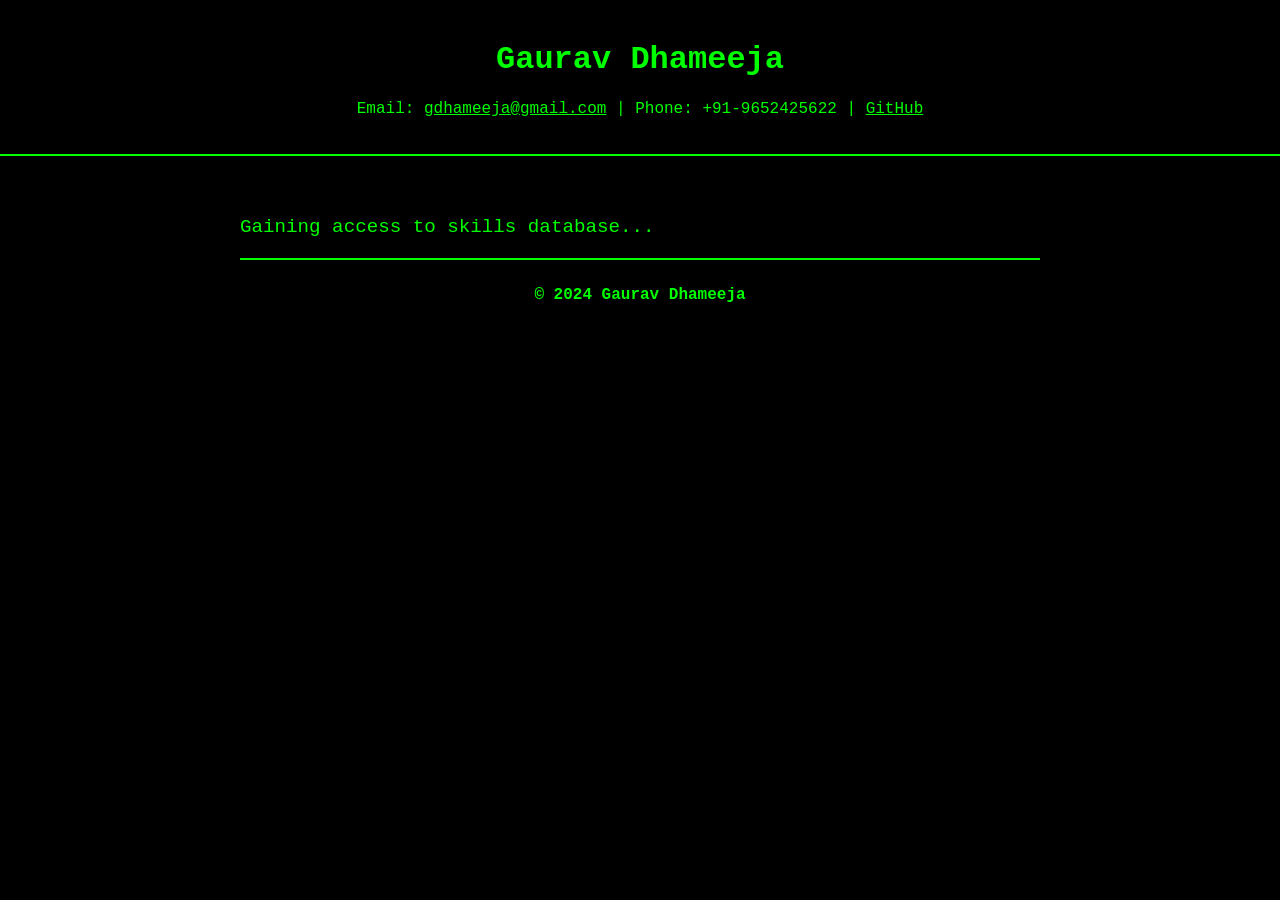
<file: index.html>
<!DOCTYPE html>
<html lang="en">
<head>
    <meta charset="UTF-8">
    <meta name="viewport" content="width=device-width, initial-scale=1.0">
    <title>Gaurav Dhameeja - Hacker Resume</title>
    <style>
        @keyframes blink {
            50% { opacity: 0; }
        }

        body {
            font-family: 'Courier New', Courier, monospace;
            margin: 0;
            padding: 0;
            background-color: black;
            color: #00ff00;
            overflow-y: auto; /* Enable vertical scrolling */
        }
        header {
            text-align: center;
            padding: 20px;
            border-bottom: 2px solid #00ff00;
        }
        .container {
            max-width: 800px;
            margin: 20px auto;
            padding: 20px;
        }
        h1, h2, h3 {
            color: #00ff00;
        }
        .section {
            display: none;
            margin-bottom: 20px;
        }
        .hacker-prompt {
            font-size: 1.2em;
            margin: 20px 0;
        }
        .cursor {
            display: inline-block;
            background-color: #00ff00;
            width: 10px;
            height: 20px;
            animation: blink 1s steps(2, start) infinite;
        }
        .skills-bar {
            display: flex;
            flex-direction: column;
            gap: 10px;
        }
        .skill {
            display: flex;
            justify-content: space-between;
            align-items: center;
        }
        .progress-bar {
            flex-grow: 1;
            height: 10px;
            margin-left: 10px;
            background: #004400;
            border-radius: 5px;
            overflow: hidden;
            position: relative;
        }
        .progress {
            height: 100%;
            background-color: #00ff00;
            border-radius: 5px;
            width: 0;
            transition: width 0.5s ease-in-out;
        }
        footer {
            text-align: center;
            padding: 10px;
            border-top: 2px solid #00ff00;
        }

        .skill-category h3 {
            cursor: pointer;
            margin: 10px 0;
        }
        .category-content {
            display: none;
            margin-left: 10px;
        }
    </style>
</head>
<body>
    <header>
        <h1>Gaurav Dhameeja</h1>
        <p>Email: <a href="mailto:gdhameeja@gmail.com" style="color: #00ff00;">gdhameeja@gmail.com</a> | Phone: +91-9652425622 | <a href="https://github.com/gdhameeja" target="_blank" style="color: #00ff00;">GitHub</a></p>
    </header>

    <div class="container">
        <div id="prompt" class="hacker-prompt">Initializing resume<span class="cursor"></span></div>

        <div id="skills" class="section">
            <h2>Skills</h2>
            <div class="skills-bar">
                <!-- Languages -->
                <div class="skill-category">
                    <h3 onclick="toggleCategory(this)">Languages ▼</h3>
                    <div class="category-content">
                        <div class="skill">
                            <span>Go/Golang</span>
                            <div class="progress-bar" style="--progress-width: 90%;"><div class="progress"></div></div>
                        </div>
                        <div class="skill">
                            <span>Python</span>
                            <div class="progress-bar" style="--progress-width: 85%;"><div class="progress"></div></div>
                        </div>
                        <div class="skill">
                            <span>SQL</span>
                            <div class="progress-bar" style="--progress-width: 80%;"><div class="progress"></div></div>
                        </div>
                        <div class="skill">
                            <span>HTML</span>
                            <div class="progress-bar" style="--progress-width: 70%;"><div class="progress"></div></div>
                        </div>
                        <div class="skill">
                            <span>JavaScript</span>
                            <div class="progress-bar" style="--progress-width: 55%;"><div class="progress"></div></div>
                        </div>
                        <div class="skill">
                            <span>Java</span>
                            <div class="progress-bar" style="--progress-width: 70%;"><div class="progress"></div></div>
                        </div>
                    </div>
                </div>

                <!-- Frameworks -->
                <div class="skill-category">
                    <h3 onclick="toggleCategory(this)">Frameworks ▼</h3>
                    <div class="category-content">
                        <div class="skill">
                            <span>gRPC</span>
                            <div class="progress-bar" style="--progress-width: 85%;"><div class="progress"></div></div>
                        </div>
                        <div class="skill">
                            <span>Protocol Buffers</span>
                            <div class="progress-bar" style="--progress-width: 85%;"><div class="progress"></div></div>
                        </div>
                        <div class="skill">
                            <span>REST</span>
                            <div class="progress-bar" style="--progress-width: 90%;"><div class="progress"></div></div>
                        </div>
                        <div class="skill">
                            <span>Microservices</span>
                            <div class="progress-bar" style="--progress-width: 90%;"><div class="progress"></div></div>
                        </div>
                        <div class="skill">
                            <span>Django</span>
                            <div class="progress-bar" style="--progress-width: 75%;"><div class="progress"></div></div>
                        </div>
                        <div class="skill">
                            <span>React</span>
                            <div class="progress-bar" style="--progress-width: 65%;"><div class="progress"></div></div>
                        </div>
                    </div>
                </div>

                <!-- Databases -->
                <div class="skill-category">
                    <h3 onclick="toggleCategory(this)">Databases ▼</h3>
                    <div class="category-content">
                        <div class="skill">
                            <span>MySQL</span>
                            <div class="progress-bar" style="--progress-width: 90%;"><div class="progress"></div></div>
                        </div>
                        <div class="skill">
                            <span>PostgreSQL</span>
                            <div class="progress-bar" style="--progress-width: 85%;"><div class="progress"></div></div>
                        </div>
                        <div class="skill">
                            <span>MongoDB</span>
                            <div class="progress-bar" style="--progress-width: 75%;"><div class="progress"></div></div>
                        </div>
                        <div class="skill">
                            <span>Redis</span>
                            <div class="progress-bar" style="--progress-width: 70%;"><div class="progress"></div></div>
                        </div>
                    </div>
                </div>

                <!-- Tools -->
                <div class="skill-category">
                    <h3 onclick="toggleCategory(this)">Tools ▼</h3>
                    <div class="category-content">
                        <div class="skill">
                            <span>Git</span>
                            <div class="progress-bar" style="--progress-width: 95%;"><div class="progress"></div></div>
                        </div>
                        <div class="skill">
                            <span>AWS</span>
                            <div class="progress-bar" style="--progress-width: 80%;"><div class="progress"></div></div>
                        </div>
                        <div class="skill">
                            <span>Docker</span>
                            <div class="progress-bar" style="--progress-width: 85%;"><div class="progress"></div></div>
                        </div>
                        <div class="skill">
                            <span>Kubernetes</span>
                            <div class="progress-bar" style="--progress-width: 75%;"><div class="progress"></div></div>
                        </div>
                        <div class="skill">
                            <span>Istio</span>
                            <div class="progress-bar" style="--progress-width: 65%;"><div class="progress"></div></div>
                        </div>
                    </div>
                </div>
            </div>
        </div>

        <div id="education" class="section">
            <h2>Education</h2>
            <p><strong>Bachelor in Computer Applications</strong></p>
            <p>Punjabi University, Patiala | Apr 2016</p>
        </div>

        <div id="work-experience" class="section">
            <h2>Work Experience</h2>
            <div>
                <h3>Dubai Technologies | Senior Software Engineer</h3>
                <p>Dubai | Nov 2024 – Present</p>
                <ul>
                    <li>Implemented end to end IAM solutions for company's flagship tracking products using <strong>Keycloak, Golang, PostgreSQL, Dockerand Kubernetes</li>
                </ul>
            </div>
            <div>
            <div>
                <h3>EPAM | Senior Software Engineer</h3>
                <p>Bengaluru | February 2024 – Nov 2024</p>
                <ul>
                    <li>Worked on advanced networking management using Go, PostgreSQL, Docker, Kubernetes.</li>
                    <li>Developed complex SQL queries for DNS, IP, and DHCP analytics.</li>
                </ul>
            </div>
            <div>
                <h3>DELL TECHNOLOGIES | Senior Software Engineer</h3>
                <p>Bengaluru | January 2022 – February 2024</p>
                <ul>
                    <li>Implemented IAM solutions using Keycloak, OPA, and Go.</li>
                    <li>Developed microservices authentication using Keycloak service accounts.</li>
                </ul>
            </div>
        </div>

        <div id="projects" class="section">
            <h2>Projects</h2>
            <div>
                <h3>HEIMDALL - DELL TECHNOLOGIES</h3>
                <p>Go/Golang, Keycloak, PostgreSQL, Kubernetes, Istio</p>
                <p>IAM solution for internal and external customers, implementing various authentication flows.</p>
            </div>
            <div>
                <h3>DBSS - ERICSSON/BANGLALINK</h3>
                <p>Python, Django, MySQL, Celery, Redis</p>
                <p>Telecom management application with over 90 million users in Bangladesh.</p>
            </div>
        </div>
    </div>

    <footer>
        <p>&copy; 2024 Gaurav Dhameeja</p>
    </footer>

    <script>
    function animateSkills() {
    const skillBars = document.querySelectorAll('.progress-bar');
    skillBars.forEach(bar => {
        const progress = bar.querySelector('.progress');
        const progressWidth = bar.style.getPropertyValue('--progress-width');
        progress.style.width = progressWidth;
    });
}
        const prompts = [
            "Gaining access to skills database...",
            "Decrypting education credentials...",
            "Fetching work experience logs...",
            "Loading projects repository..."
        ];

        const sections = ["skills", "education", "work-experience", "projects"];
        let currentStep = 0;

        function showPrompt() {
            const promptElement = document.getElementById('prompt');
            if (currentStep < prompts.length) {
                promptElement.textContent = prompts[currentStep];
                currentStep++;
                setTimeout(showSection, 1500);
            } else {
                promptElement.style.display = 'none';
            }
        }

        function showSection() {
            const sectionId = sections[currentStep - 1];
            const sectionElement = document.getElementById(sectionId);
            sectionElement.style.display = 'block';
                if (sectionId === "skills") {
        animateSkills();
    }
            showPrompt();
        }

        function toggleCategory(header) {
            const content = header.nextElementSibling;
            if (content.style.display === "block") {
                content.style.display = "none";
                header.textContent = header.textContent.replace('▼', '▶');
            } else {
                content.style.display = "block";
                header.textContent = header.textContent.replace('▶', '▼');
            }
        }

        document.addEventListener('DOMContentLoaded', () => {
            showPrompt();
        });
     </script>

</body>
</html>
</file>
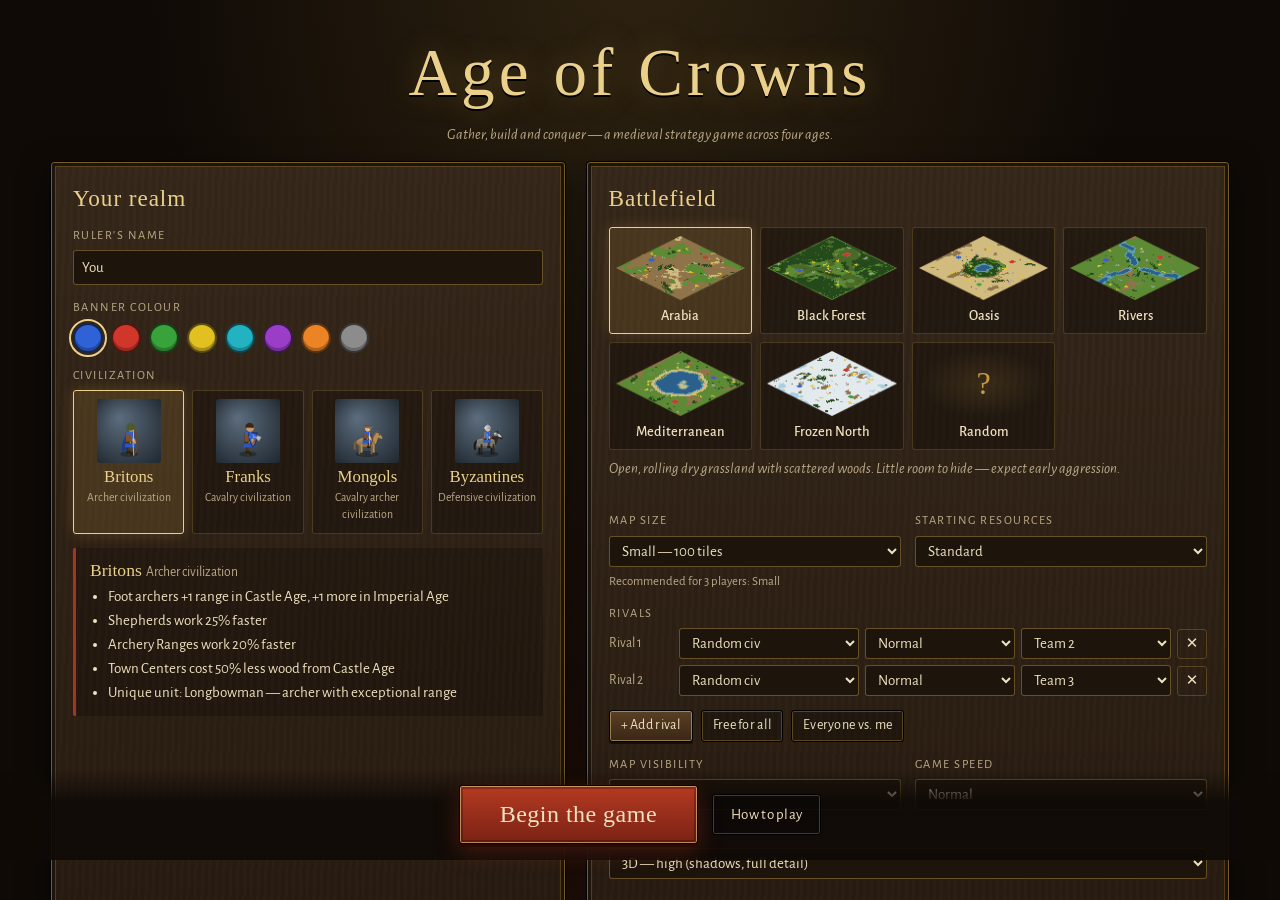
<file: age-of-crowns/index.html>
<!doctype html>
<html lang="en">
<head>
<meta charset="utf-8">
<meta name="viewport" content="width=device-width, initial-scale=1, viewport-fit=cover">
<title>Age of Crowns</title>
<link rel="manifest" href="manifest.webmanifest">
<meta name="theme-color" content="#2d1f13">
<meta name="mobile-web-app-capable" content="yes">
<meta name="apple-mobile-web-app-capable" content="yes">
<meta name="apple-mobile-web-app-status-bar-style" content="black-translucent">
<link rel="apple-touch-icon" href="icons/apple-touch-icon.png">
<link rel="icon" href="icons/icon-192.png">
<link rel="preconnect" href="https://fonts.googleapis.com">
<link rel="preconnect" href="https://fonts.gstatic.com" crossorigin>
<link rel="stylesheet" href="https://fonts.googleapis.com/css2?family=IM+Fell+English+SC&family=Alegreya+Sans:ital,wght@0,400;0,500;0,700;1,400&display=swap">
<link rel="stylesheet" href="css/style.css">
</head>
<body>
<!-- ======================= MAIN MENU ======================= -->
<main id="menu">
  <header class="menu-head">
    <h1>Age of Crowns</h1>
    <p>Gather, build and conquer — a medieval strategy game across four ages.</p>
  </header>
  <div class="menu-grid">
    <section class="panel">
      <h2>Your realm</h2>
      <label class="field"><span>Ruler's name</span><input id="p-name" maxlength="24" autocomplete="off"></label>
      <div class="field"><span>Banner colour</span><div id="color-pick" class="swatches"></div></div>
      <div class="field"><span>Civilization</span><div id="civ-cards" class="civ-cards"></div></div>
      <div id="civ-detail" class="civ-detail"></div>
    </section>
    <section class="panel">
      <h2>Battlefield</h2>
      <div id="map-cards" class="map-cards"></div>
      <p id="map-desc" class="map-desc"></p>
      <div class="row2">
        <label class="field"><span>Map size</span>
          <select id="size-sel"><option value="tiny">Tiny — 80 tiles</option><option value="small">Small — 100 tiles</option><option value="medium">Medium — 120 tiles</option><option value="large">Large — 144 tiles</option></select>
          <small id="size-hint"></small></label>
        <label class="field"><span>Starting resources</span>
          <select id="res-sel"><option value="standard">Standard</option><option value="high">High</option><option value="deathmatch">Deathmatch</option></select></label>
      </div>
      <div class="field"><span>Rivals</span>
        <div id="opp-list"></div>
        <div class="opp-actions"><button id="opp-add" class="btn small">+ Add rival</button><button id="ffa" class="btn small ghost">Free for all</button><button id="all-vs-me" class="btn small ghost">Everyone vs. me</button></div>
      </div>
      <div class="row2">
        <label class="field"><span>Map visibility</span>
          <select id="reveal-sel"><option value="normal">Fog of war</option><option value="explored">Explored</option><option value="all">All visible</option></select></label>
        <label class="field"><span>Game speed</span>
          <select id="mspeed-sel"><option value="1">Slow</option><option value="1.5">Normal</option><option value="2">Fast</option><option value="3">Very fast</option></select></label>
      </div>
      <label class="field"><span>Graphics</span>
        <select id="gfx-sel"><option value="high">3D — high (shadows, full detail)</option><option value="medium">3D — medium</option><option value="low">3D — low (no shadows)</option><option value="2d">Classic 2D</option></select></label>
    </section>
  </div>
  <div class="menu-actions">
    <button id="start-btn" class="btn big">Begin the game</button>
    <button id="howto-btn" class="btn ghost">How to play</button>
  </div>
  <section id="howto" class="panel howto" hidden>
    <h2>How to play</h2>
    <div class="howto-cols">
      <div>
        <h3>Economy</h3>
        <p>Select villagers and right-click sheep, berries, trees, gold or stone to gather. Build a Lumber Camp, Mining Camp or Mill next to resources so villagers walk less. Farms give endless food once the hunt runs out.</p>
        <p>Houses each support 5 population. Advance through the Feudal, Castle and Imperial Ages at the Town Center once you own two buildings of the current age.</p>
        <h3>Victory</h3>
        <p>Destroy every enemy unit and building, or build a Wonder and keep it standing for five minutes.</p>
      </div>
      <div>
        <h3>Controls</h3>
        <dl class="keys">
          <dt>Left click / drag</dt><dd>Select; double-click selects all of a type on screen</dd>
          <dt>Ctrl or Shift + click / drag</dt><dd>Add units to (or remove them from) the selection</dd>
          <dt>Right click</dt><dd>Move, attack, gather, build, repair, set rally point</dd>
          <dt>Shift + right click</dt><dd>Queue orders and waypoints</dd>
          <dt>Ctrl + right click</dt><dd>Attack-move</dd>
          <dt>Alt + right click</dt><dd>Garrison into a building</dd>
          <dt>Q W E R T / A S D F G / Z X C V B</dt><dd>Command grid hotkeys</dd>
          <dt>Ctrl + 1–9, then 1–9</dt><dd>Create and recall control groups</dd>
          <dt>. and ,</dt><dd>Next idle villager / all idle military</dd>
          <dt>H · Space · Del</dt><dd>Town Center · centre on selection · delete</dd>
          <dt>Arrows, screen edge, middle drag</dt><dd>Scroll; mouse wheel zooms</dd>
          <dt>F3 · F4 · F10 · + / −</dt><dd>Pause · scores · menu · game speed</dd>
        </dl>
        <h3>Touch screens</h3>
        <dl class="keys">
          <dt>Tap</dt><dd>Select; with units selected, tap the ground, a resource or an enemy to give the order</dd>
          <dt>Drag · pinch</dt><dd>Scroll the map · zoom</dd>
          <dt>Long-press, then drag</dt><dd>Draw a selection box (long-press alone selects all of that type)</dd>
          <dt>Double-tap a unit</dt><dd>Select all of that type on screen</dd>
          <dt>Placing a building</dt><dd>Drag the outline into place and lift your finger to build</dd>
          <dt>Long-press a button</dt><dd>Read what it does</dd>
        </dl>
      </div>
    </div>
  </section>
  <p class="small-screen-note">On a phone, turn it sideways for the best view of the battlefield.</p>
</main>

<!-- ======================= GAME ======================= -->
<div id="game" hidden>
  <canvas id="view"></canvas>
  <div id="hud">
    <div id="topbar"></div>
    <div id="notices" aria-live="polite"></div>
    <div id="scores"></div>
    <div id="bottom"></div>
    <div id="fps" hidden></div>
  </div>
  <div id="tooltip"></div>
  <form id="chat" hidden><input id="chat-input" placeholder="Type a cheat code and press Enter (Esc to close)" autocomplete="off" spellcheck="false"></form>
</div>

<!-- ======================= PAUSE / SETTINGS ======================= -->
<div id="pause" class="overlay" hidden>
  <div class="panel modal">
    <h2 class="pause-title">Paused</h2>
    <div class="modal-actions">
      <button class="btn" data-act="resume">Resume</button>
      <button class="btn ghost" data-act="restart">Restart (new map)</button>
      <button class="btn ghost" data-act="resign">Resign</button>
      <button class="btn ghost" data-act="quit">Quit to main menu</button>
    </div>
    <details class="cheats">
      <summary>Cheats</summary>
      <p class="cheat-hint">Tap a cheat to use it. On a keyboard you can also press <kbd>Enter</kbd> during play and type the code.</p>
      <div id="cheat-list"></div>
      <form id="cheat-form" class="cheat-form"><input id="cheat-input" placeholder="Type a cheat code…" autocomplete="off" autocapitalize="off" spellcheck="false"><button class="btn small" type="submit">Use</button></form>
    </details>
    <h3>Settings</h3>
    <div class="settings">
      <label><span>Sound effects</span><input id="set-sfx" type="range" min="0" max="1" step="0.05"></label>
      <label><span>Music volume</span><input id="set-music" type="range" min="0" max="0.6" step="0.02"></label>
      <label class="chk"><input id="set-musicon" type="checkbox"> <span>Music</span></label>
      <label class="chk"><input id="set-edge" type="checkbox"> <span>Scroll at screen edge</span></label>
      <label><span>Scroll speed</span><input id="set-scroll" type="range" min="400" max="1800" step="50"></label>
      <label><span>Health bars</span><select id="set-hp"><option value="damaged">Selected &amp; damaged</option><option value="all">Always</option><option value="selected">Selected only</option></select></label>
      <label class="chk"><input id="set-hidpi" type="checkbox"> <span>Sharp rendering on high-DPI screens (slower)</span></label>
      <label class="chk"><input id="set-fps" type="checkbox"> <span>Show performance counter</span></label>
      <label><span>Graphics (next game)</span><select id="set-gfx"><option value="high">3D — high</option><option value="medium">3D — medium</option><option value="low">3D — low</option><option value="2d">Classic 2D</option></select></label>
    </div>
  </div>
</div>

<!-- ======================= END SCREEN ======================= -->
<div id="endscreen" class="overlay" hidden>
  <div class="panel modal wide">
    <h2 class="end-title">Victory</h2>
    <p class="end-reason"></p>
    <div class="end-table"></div>
    <h3>Population over time</h3>
    <canvas class="timeline" width="760" height="180"></canvas>
    <div class="modal-actions">
      <button class="btn" id="end-again">Play again</button>
      <button class="btn ghost" id="end-continue">Keep playing</button>
      <button class="btn ghost" id="end-menu">Main menu</button>
    </div>
  </div>
</div>

<script src="js/config.js"></script>
<script src="js/util.js"></script>
<script src="js/entities.js"></script>
<script src="js/path.js"></script>
<script src="js/map.js"></script>
<script src="js/game.js"></script>
<script src="js/ai.js"></script>
<script src="js/gfx.js"></script>
<script src="js/sprites_units.js"></script>
<script src="js/sprites_buildings.js"></script>
<script src="js/sprites_world.js"></script>
<script src="js/icons.js"></script>
<script src="js/render.js"></script>
<script src="js/vendor/three.min.js"></script>
<script src="js/r3d/core.js"></script>
<script src="js/r3d/terrain.js"></script>
<script src="js/r3d/models.js"></script>
<script src="js/r3d/units3d.js"></script>
<script src="js/r3d/render3d.js"></script>
<script src="js/audio.js"></script>
<script src="js/ui.js"></script>
<script src="js/input.js"></script>
<script src="js/main.js"></script>
</body>
</html>
</file>
<file: age-of-crowns/css/style.css>
/* Layout concept: a carved walnut command desk framing the battlefield —
   brass-trimmed wooden panels, parchment text, one crimson accent. */
:root {
  --wood-0: #0f0a06;
  --wood-1: #1d140c;
  --wood-2: #2d1f13;
  --wood-3: #3f2c1b;
  --brass: #c49a45;
  --brass-l: #ead08a;
  --parch: #efe2c0;
  --parch-d: #b9a986;
  --ink: #2a1f15;
  --crimson: #a8331f;
  --moss: #6f9a3e;
  --warn: #e2b33c;
  --font-display: 'IM Fell English SC', 'Palatino Linotype', Georgia, serif;
  --font-body: 'Alegreya Sans', 'Segoe UI', system-ui, sans-serif;
  color-scheme: dark;
}
* { box-sizing: border-box; }
html, body { height: 100%; margin: 0; }
body {
  background: var(--wood-0);
  color: var(--parch);
  font: 15px/1.4 var(--font-body);
  overflow: hidden;
  -webkit-font-smoothing: antialiased;
}
button, select, input { font: inherit; color: inherit; }
button { cursor: pointer; }
:focus-visible { outline: 2px solid var(--brass-l); outline-offset: 2px; }
[hidden] { display: none !important; }

/* ---------------------------------------------------------------- panels & buttons */
.panel {
  background:
    linear-gradient(180deg, rgba(255,235,190,0.04), rgba(0,0,0,0.12)),
    repeating-linear-gradient(92deg, rgba(255,255,255,0.012) 0 3px, rgba(0,0,0,0.03) 3px 7px),
    var(--wood-2);
  border: 1px solid #000;
  box-shadow: inset 0 0 0 1px rgba(196,154,69,0.55), inset 0 0 0 4px var(--wood-1), inset 0 0 0 5px rgba(196,154,69,0.25), 0 10px 30px rgba(0,0,0,0.5);
  border-radius: 4px;
  padding: 20px 22px;
}
h1, h2, h3 { font-family: var(--font-display); font-weight: 400; color: var(--brass-l); text-wrap: balance; margin: 0; }
h2 { font-size: 1.45rem; letter-spacing: 0.04em; margin-bottom: 12px; }
h3 { font-size: 1.1rem; margin: 14px 0 6px; }
.btn {
  background: linear-gradient(180deg, #5a3f24, #3a2716);
  border: 1px solid #000;
  box-shadow: inset 0 0 0 1px rgba(234,208,138,0.5), 0 2px 0 rgba(0,0,0,0.5);
  color: var(--parch);
  padding: 9px 18px;
  border-radius: 3px;
  letter-spacing: 0.02em;
  transition: filter .12s, transform .06s;
}
.btn:hover { filter: brightness(1.18); }
.btn:active { transform: translateY(1px); }
.btn:disabled { opacity: .45; cursor: default; filter: none; }
.btn.ghost { background: rgba(0,0,0,0.25); box-shadow: inset 0 0 0 1px rgba(196,154,69,0.35); }
.btn.small { padding: 5px 11px; font-size: 0.88rem; }
.btn.big {
  font-family: var(--font-display); font-size: 1.5rem; padding: 12px 40px;
  background: linear-gradient(180deg, #b53a22, #7a2214);
  box-shadow: inset 0 0 0 1px rgba(255,210,150,0.6), inset 0 0 0 3px rgba(0,0,0,0.25), 0 3px 0 #2a0a04, 0 8px 22px rgba(168,51,31,0.35);
}
select, input[type=text], input:not([type]) {
  background: var(--wood-1); border: 1px solid rgba(196,154,69,0.45); border-radius: 3px; padding: 6px 8px; min-width: 0;
}

/* ---------------------------------------------------------------- menu */
#menu {
  height: 100%;
  overflow-y: auto;
  padding: 26px max(16px, env(safe-area-inset-right, 0px)) 40px max(16px, env(safe-area-inset-left, 0px));
  background:
    radial-gradient(ellipse at 50% -10%, rgba(196,154,69,0.18), transparent 55%),
    radial-gradient(ellipse at 50% 120%, rgba(168,51,31,0.18), transparent 50%),
    var(--wood-0);
}
.menu-head { text-align: center; margin: 0 auto 16px; }
.menu-head h1 { font-size: clamp(2.4rem, 6vw, 4.2rem); letter-spacing: 0.06em; text-shadow: 0 2px 0 #000, 0 0 30px rgba(196,154,69,0.35); }
.menu-head p { color: var(--parch-d); margin: 4px 0 0; font-style: italic; }
.menu-grid { display: grid; grid-template-columns: minmax(0, 1fr) minmax(0, 1.25fr); gap: 20px; max-width: 1180px; margin: 0 auto; }
.field { display: flex; flex-direction: column; gap: 6px; margin-bottom: 14px; min-width: 0; }
.field > span { font-size: 0.78rem; text-transform: uppercase; letter-spacing: 0.12em; color: var(--parch-d); }
.field small { color: var(--parch-d); font-size: 0.8rem; }
.row2 { display: grid; grid-template-columns: 1fr 1fr; gap: 14px; }
.swatches { display: flex; gap: 8px; flex-wrap: wrap; }
.swatch { width: 30px; height: 30px; border-radius: 50%; border: 2px solid rgba(0,0,0,0.6); box-shadow: inset 0 -3px 0 rgba(0,0,0,0.25); }
.swatch.on { outline: 2px solid var(--brass-l); outline-offset: 2px; }
.civ-cards { display: grid; grid-template-columns: repeat(4, minmax(0, 1fr)); gap: 8px; }
.civ-card {
  display: flex; flex-direction: column; align-items: center; gap: 2px; padding: 8px 4px 9px;
  background: rgba(0,0,0,0.25); border: 1px solid rgba(196,154,69,0.25); border-radius: 3px; text-align: center;
}
.civ-card img { width: 64px; height: 64px; border-radius: 3px; image-rendering: auto; }
.civ-card b { font-family: var(--font-display); font-weight: 400; font-size: 1.05rem; color: var(--brass-l); }
.civ-card span { font-size: 0.74rem; color: var(--parch-d); }
.civ-card.on { background: rgba(196,154,69,0.16); border-color: var(--brass-l); box-shadow: 0 0 14px rgba(196,154,69,0.25); }
.civ-detail { background: rgba(0,0,0,0.22); border-left: 3px solid var(--crimson); padding: 10px 14px; border-radius: 2px; }
.civ-detail h3 { margin: 0 0 4px; }
.civ-detail small { font-family: var(--font-body); color: var(--parch-d); font-size: 0.85rem; }
.civ-detail ul { margin: 0; padding-left: 18px; }
.civ-detail li { margin: 3px 0; }
.map-cards { display: grid; grid-template-columns: repeat(auto-fill, minmax(118px, 1fr)); gap: 8px; }
.map-card { background: rgba(0,0,0,0.3); border: 1px solid rgba(196,154,69,0.25); border-radius: 3px; padding: 6px 6px 7px; display: flex; flex-direction: column; align-items: center; gap: 4px; }
.map-card canvas, .map-card .rand { width: 100%; max-width: 132px; aspect-ratio: 132 / 70; display: block; }
.map-card .rand { display: grid; place-items: center; font-family: var(--font-display); font-size: 2rem; color: var(--brass); background: radial-gradient(ellipse, rgba(196,154,69,0.15), transparent 70%); }
.map-card b { font-weight: 500; font-size: 0.9rem; }
.map-card.on { border-color: var(--brass-l); background: rgba(196,154,69,0.14); box-shadow: 0 0 14px rgba(196,154,69,0.22); }
.map-desc { color: var(--parch-d); min-height: 2.8em; margin: 8px 0 12px; font-style: italic; }
#opp-list { display: flex; flex-direction: column; gap: 6px; }
.opp { display: grid; grid-template-columns: 64px minmax(0, 1.2fr) minmax(0, 1fr) minmax(0, 1fr) 30px; gap: 6px; align-items: center; }
.opp-n { font-size: 0.85rem; color: var(--parch-d); }
.opp-del { background: none; border: 1px solid rgba(196,154,69,0.3); border-radius: 3px; height: 30px; }
.opp-del:disabled { opacity: 0.3; }
.opp-actions { display: flex; gap: 8px; flex-wrap: wrap; margin-top: 8px; }
.menu-actions { position: sticky; bottom: 0; z-index: 5; display: flex; justify-content: center; gap: 14px; margin: 18px -16px 18px; padding: 14px 16px 16px; flex-wrap: wrap; align-items: center; background: linear-gradient(180deg, rgba(15,10,6,0), rgba(15,10,6,0.92) 35%); }
.howto { max-width: 1180px; margin: 0 auto; }
.howto-cols { display: grid; grid-template-columns: 1fr 1fr; gap: 28px; }
.howto p { margin: 4px 0 10px; max-width: 65ch; }
.keys { display: grid; grid-template-columns: auto 1fr; gap: 5px 14px; margin: 0; }
.keys dt { font-weight: 700; color: var(--brass-l); font-size: 0.9rem; }
.keys dd { margin: 0; }
.small-screen-note { display: none; text-align: center; color: var(--parch-d); }
body.touch .small-screen-note { display: block; }

/* ---------------------------------------------------------------- game */
#game, #view { position: fixed; inset: 0; }
#view { display: block; width: 100%; height: 100%; }
#hud { position: fixed; inset: 0; pointer-events: none; }
#hud > * { pointer-events: auto; }
#topbar {
  position: absolute; top: 0; left: 0; right: 0; height: 40px;
  display: flex; align-items: center; justify-content: space-between; gap: 12px;
  padding: 0 max(12px, env(safe-area-inset-right, 0px)) 0 max(12px, env(safe-area-inset-left, 0px));
  background: linear-gradient(180deg, #3a2816, #24180d);
  border-bottom: 2px solid #000;
  box-shadow: inset 0 -1px 0 rgba(196,154,69,0.55), 0 3px 12px rgba(0,0,0,0.45);
  font-variant-numeric: tabular-nums;
}
.res-row { display: flex; align-items: center; gap: 4px; min-width: 0; }
.res { display: flex; align-items: center; gap: 5px; padding: 3px 10px 3px 6px; background: rgba(0,0,0,0.3); border: 1px solid rgba(196,154,69,0.22); border-radius: 3px; min-width: 76px; font-weight: 700; font-size: 1.02rem; }
.res img { width: 20px; height: 20px; }
.res.housed span { color: #ff8a6a; }
.idle-btn { background: rgba(0,0,0,0.3); border: 1px solid rgba(196,154,69,0.22); border-radius: 3px; padding: 3px 9px; font-size: 0.9rem; color: var(--parch-d); }
.idle-btn.has { color: #fff; border-color: var(--warn); box-shadow: 0 0 8px rgba(226,179,60,0.4); }
.age-block { text-align: center; line-height: 1.05; }
#age-label { font-family: var(--font-display); font-size: 1.3rem; color: var(--brass-l); }
#age-prog { font-size: 0.72rem; color: var(--parch-d); min-height: 0.8em; }
.top-right { display: flex; align-items: center; gap: 6px; }
.top-right button, .top-right select { background: rgba(0,0,0,0.3); border: 1px solid rgba(196,154,69,0.3); border-radius: 3px; padding: 3px 9px; font-size: 0.9rem; }
#clock { font-weight: 700; min-width: 58px; text-align: right; margin-right: 4px; }

#notices { position: absolute; top: 50px; left: 50%; transform: translateX(-50%); display: flex; flex-direction: column; align-items: center; gap: 4px; pointer-events: none; width: min(640px, 92vw); }
.notice { background: rgba(15,10,6,0.82); border: 1px solid rgba(196,154,69,0.35); padding: 5px 14px; border-radius: 3px; font-size: 0.95rem; text-align: center; text-shadow: 0 1px 0 #000; transition: opacity .5s; }
.notice.alert { border-color: #e04a30; color: #ffb4a0; font-weight: 700; }
.notice.warn { color: #ffe08a; }
.notice.good { color: #c4f0a0; border-color: rgba(111,154,62,0.6); }
.notice.tip { color: var(--parch-d); font-style: italic; }
.notice.fade { opacity: 0; }

#scores { position: absolute; top: 48px; right: 10px; min-width: 220px; padding: 10px 12px; background: rgba(15,10,6,0.88); border: 1px solid rgba(196,154,69,0.4); border-radius: 3px; display: none; font-variant-numeric: tabular-nums; }
#scores.show { display: block; }
#scores h4 { margin: 0 0 6px; font-family: var(--font-display); font-weight: 400; color: var(--brass-l); font-size: 1.05rem; }
.sc-row { display: grid; grid-template-columns: 12px 1fr auto auto; gap: 8px; align-items: center; padding: 2px 0; font-size: 0.92rem; }
.sc-row i { width: 12px; height: 12px; border-radius: 2px; }
.sc-row em { color: var(--parch-d); font-size: 0.8rem; }
.sc-row.dead { opacity: 0.45; text-decoration: line-through; }

#bottom {
  position: absolute; left: 0; right: 0; bottom: 0; height: 192px;
  display: grid; grid-template-columns: 300px minmax(0, 1fr) 324px; gap: 0;
  background:
    repeating-linear-gradient(92deg, rgba(255,255,255,0.015) 0 3px, rgba(0,0,0,0.035) 3px 8px),
    linear-gradient(180deg, #3a2816, #1c130b);
  border-top: 2px solid #000;
  box-shadow: inset 0 1px 0 rgba(196,154,69,0.6), 0 -4px 16px rgba(0,0,0,0.5);
  padding-bottom: env(safe-area-inset-bottom, 0px);
}
#bottom > * { min-width: 0; }
#cmd-wrap { padding: 8px 10px 10px 12px; border-right: 1px solid rgba(196,154,69,0.25); }
#cmd-title { font-family: var(--font-display); color: var(--brass-l); font-size: 1rem; height: 20px; white-space: nowrap; overflow: hidden; text-overflow: ellipsis; }
#cmd-grid { display: grid; grid-template-columns: repeat(5, 52px); grid-auto-rows: 52px; gap: 3px; margin-top: 4px; }
.cmd { position: relative; padding: 0; border: 1px solid #000; border-radius: 2px; background: #1a120a; box-shadow: inset 0 0 0 1px rgba(196,154,69,0.5); overflow: hidden; }
.cmd img { width: 100%; height: 100%; display: block; }
.cmd .hk { position: absolute; left: 2px; bottom: 1px; font-size: 10px; font-weight: 700; color: #fff; text-shadow: 0 0 3px #000, 0 0 2px #000; font-style: normal; }
.cmd .badge { position: absolute; right: 2px; top: 1px; font-size: 12px; font-weight: 700; font-style: normal; color: #fff; text-shadow: 0 0 3px #000, 0 0 2px #000; }
.cmd .prog { position: absolute; left: 0; bottom: 0; height: 4px; background: var(--brass-l); width: 0; text-decoration: none; }
.cmd:hover { box-shadow: inset 0 0 0 2px var(--brass-l); }
.cmd.dis img { filter: grayscale(0.85) brightness(0.6); }
.cmd.locked img { filter: grayscale(1) brightness(0.4); }
.cmd.active { box-shadow: inset 0 0 0 3px #8ff070, 0 0 14px rgba(127,224,96,0.8); }
.cmd.active img { filter: brightness(1.25); }
.cmd:active, .cmd.pressed { transform: scale(0.9); filter: brightness(1.45); box-shadow: inset 0 0 0 2px var(--brass-l), 0 0 12px rgba(234,208,138,0.7); }
.cmd { transition: transform .08s, filter .12s; }
#mode-hint {
  position: absolute; left: 50%; bottom: 204px; transform: translateX(-50%); max-width: min(720px, 92vw);
  padding: 7px 16px; border-radius: 3px; text-align: center; pointer-events: none;
  background: rgba(15,10,6,0.9); border: 1px solid #7fe060; box-shadow: 0 0 14px rgba(127,224,96,0.35);
  font-size: 0.95rem; color: var(--parch);
}
#mode-hint b { color: #b8f09a; font-weight: 700; }
.cmd.empty { background: rgba(0,0,0,0.25); box-shadow: inset 0 0 0 1px rgba(196,154,69,0.12); pointer-events: none; }
.cmd.empty .hk, .cmd.empty img { display: none; }

#info { padding: 12px 16px; overflow: hidden; }
.info-empty .civ-name { font-family: var(--font-display); color: var(--brass-l); font-size: 1.15rem; margin-bottom: 4px; }
.info-empty ul { margin: 0; padding-left: 18px; color: var(--parch-d); font-size: 0.9rem; columns: 2; column-gap: 26px; }
.info-single { display: flex; gap: 14px; align-items: flex-start; height: 100%; }
.portrait { flex: none; width: 92px; height: 92px; border: 1px solid #000; box-shadow: inset 0 0 0 1px rgba(196,154,69,0.55); border-radius: 2px; overflow: hidden; background: #111; }
.portrait img { width: 100%; height: 100%; }
.res-portrait { display: grid; place-items: center; background: radial-gradient(#4a3a24, #1a120a); }
.res-portrait img { width: 56px; height: 56px; }
.meta { flex: 1; min-width: 0; }
.meta .name { font-family: var(--font-display); font-size: 1.25rem; color: var(--brass-l); white-space: nowrap; overflow: hidden; text-overflow: ellipsis; }
.meta .owner { font-family: var(--font-body); font-size: 0.85rem; margin-left: 6px; }
.hp { position: relative; height: 16px; background: #220d08; border: 1px solid #000; border-radius: 2px; margin: 6px 0; max-width: 300px; }
.hp div { height: 100%; border-radius: 1px; }
.hp span { position: absolute; inset: 0; text-align: center; font-size: 0.78rem; line-height: 14px; font-weight: 700; text-shadow: 0 1px 1px #000; font-variant-numeric: tabular-nums; }
.stats { display: flex; gap: 4px 14px; flex-wrap: wrap; font-size: 0.95rem; font-variant-numeric: tabular-nums; }
.stats span b { font-weight: 400; font-size: 0.72rem; text-transform: uppercase; letter-spacing: 0.08em; color: var(--parch-d); margin-right: 4px; }
.bonus { font-size: 0.82rem; color: #f0c070; margin-top: 2px; }
.status { color: var(--parch-d); font-size: 0.92rem; margin-top: 3px; }
.status.wonder { color: #ffd76a; font-weight: 700; }
.big-amount { display: flex; align-items: center; gap: 8px; font-size: 1.4rem; font-weight: 700; margin-top: 10px; }
.big-amount img { width: 28px; height: 28px; }
.queue { flex: none; width: 250px; }
.q-main { display: flex; gap: 8px; align-items: center; cursor: pointer; }
.q-main img { width: 46px; height: 46px; border: 1px solid #000; box-shadow: inset 0 0 0 1px rgba(196,154,69,0.5); }
.q-main > div { flex: 1; min-width: 0; }
.q-name { font-size: 0.92rem; }
.q-name em { color: #ff9a7a; font-style: normal; font-size: 0.8rem; }
.q-bar { height: 8px; background: #1a120a; border: 1px solid #000; margin-top: 4px; }
.q-bar div { height: 100%; background: linear-gradient(90deg, #c49a45, #ead08a); }
.q-rest { display: flex; flex-wrap: wrap; gap: 3px; margin-top: 6px; }
.q-rest img { width: 32px; height: 32px; border: 1px solid #000; cursor: pointer; }
.info-multi { display: flex; flex-wrap: wrap; gap: 3px; align-content: flex-start; max-height: 168px; overflow: hidden; }
.mini { position: relative; width: 40px; height: 44px; border: 1px solid #000; background: #111; cursor: pointer; }
.mini img { width: 40px; height: 40px; display: block; }
.mini i { position: absolute; left: 0; bottom: 0; height: 4px; }
.more { align-self: center; padding: 0 8px; color: var(--parch-d); }

#mini-wrap { position: relative; padding: 8px 10px; border-left: 1px solid rgba(196,154,69,0.25); display: flex; flex-direction: column; align-items: center; gap: 4px; }
#minimap { width: 300px; height: 160px; cursor: pointer; background: radial-gradient(ellipse, #0e0a06 60%, transparent 61%); }
.mini-btns { display: flex; gap: 4px; }
.mini-btns button { background: rgba(0,0,0,0.35); border: 1px solid rgba(196,154,69,0.3); border-radius: 3px; padding: 1px 9px; font-size: 0.8rem; }

#tooltip {
  position: fixed; left: 0; top: 0; max-width: 320px; pointer-events: none; z-index: 30;
  background: rgba(20,13,7,0.96); border: 1px solid var(--brass); border-radius: 3px; padding: 8px 11px;
  box-shadow: 0 6px 20px rgba(0,0,0,0.6); opacity: 0; transition: opacity .08s; font-size: 0.9rem;
}
#tooltip.show { opacity: 1; }
#tooltip h4 { margin: 0 0 4px; font-family: var(--font-display); font-weight: 400; font-size: 1.05rem; color: var(--brass-l); display: flex; justify-content: space-between; gap: 10px; }
#tooltip kbd { font-family: var(--font-body); font-size: 0.75rem; border: 1px solid rgba(196,154,69,0.5); border-radius: 2px; padding: 0 5px; color: var(--parch); }
#tooltip p { margin: 3px 0; }
#tooltip .cost { display: flex; gap: 10px; margin: 2px 0 4px; font-weight: 700; }
#tooltip .cost span { display: flex; align-items: center; gap: 3px; }
#tooltip .cost img { width: 16px; height: 16px; }
#tooltip .cost .short { color: #ff7a6a; }
#tooltip .stats { color: var(--parch-d); font-size: 0.82rem; }
#tooltip .why { color: #ff8a6a; }
#tooltip .hint { color: var(--parch-d); font-size: 0.78rem; font-style: italic; }
#fps { position: absolute; left: 10px; bottom: 200px; font: 12px/1 ui-monospace, monospace; background: rgba(0,0,0,0.6); padding: 4px 6px; border-radius: 2px; color: #cfe8b0; }

/* ---------------------------------------------------------------- overlays */
.overlay { position: fixed; inset: 0; z-index: 40; display: flex; background: rgba(5,3,1,0.6); backdrop-filter: blur(2px); padding: 16px; overflow-y: auto; }
.modal { width: min(560px, 100%); margin: auto; }
.modal.wide { width: min(900px, 100%); }
.modal-actions { display: flex; gap: 8px; flex-wrap: wrap; margin: 10px 0 4px; }
.settings { display: grid; grid-template-columns: 1fr 1fr; gap: 10px 18px; }
.settings label { display: flex; flex-direction: column; gap: 4px; font-size: 0.9rem; color: var(--parch-d); }
.settings label.chk { flex-direction: row; align-items: center; gap: 8px; color: var(--parch); }
.settings input[type=range] { accent-color: var(--brass); }
.end-title { font-size: 2.6rem; text-align: center; letter-spacing: 0.08em; }
.end-title.won { color: #f0d070; text-shadow: 0 0 24px rgba(240,208,112,0.35); }
.end-title.lost { color: #e07a5a; }
.end-reason { text-align: center; color: var(--parch-d); margin: 2px 0 14px; }
.end-table { overflow-x: auto; }
.end-table table { width: 100%; border-collapse: collapse; font-variant-numeric: tabular-nums; font-size: 0.92rem; }
.end-table th, .end-table td { padding: 2px 8px; text-align: right; border-bottom: 1px solid rgba(196,154,69,0.15); white-space: nowrap; }
.end-table tbody th { text-align: left; color: var(--parch-d); font-weight: 400; }
.end-table thead th { color: var(--parch); vertical-align: bottom; }
.end-table thead i { display: inline-block; width: 10px; height: 10px; border-radius: 2px; margin-right: 5px; }
.end-table thead small { display: block; color: var(--parch-d); font-weight: 400; }
.timeline { width: 100%; max-width: 100%; height: auto; background: rgba(0,0,0,0.25); border-radius: 3px; }

/* ---------------------------------------------------------------- responsive */
@media (max-width: 1100px) {
  #bottom { grid-template-columns: 290px minmax(0, 1fr) 250px; }
  #minimap { width: 230px; height: 123px; }
  .queue { width: 180px; }
  .info-empty ul { columns: 1; }
}
@media (max-width: 860px) {
  .menu-grid, .howto-cols { grid-template-columns: minmax(0, 1fr); }

  #bottom { grid-template-columns: 284px minmax(0, 1fr); height: 186px; }
  #mini-wrap { display: none; }
  .queue { display: none; }
  .age-block { display: none; }
}
@media (max-width: 560px) {
  .civ-cards { grid-template-columns: repeat(2, minmax(0, 1fr)); }
  .row2 { grid-template-columns: minmax(0, 1fr); }
  .opp { grid-template-columns: minmax(0, 1fr) minmax(0, 1fr); }
  .opp-n { grid-column: 1 / -1; }
  #bottom { grid-template-columns: minmax(0, 1fr); }
  #info { display: none; }
  .res { min-width: 0; padding: 2px 6px; }
  .top-right #btn-score, .top-right select { display: none; }
  .settings { grid-template-columns: minmax(0, 1fr); }
}
/* ---------------------------------------------------------------- cheats */
.cheats { margin: 14px 0 6px; border: 1px solid rgba(196,154,69,0.35); border-radius: 4px; padding: 8px 12px; background: rgba(0,0,0,0.2); }
.cheats summary { cursor: pointer; font-family: var(--font-display); color: var(--brass-l); font-size: 1.1rem; }
.cheat-hint { color: var(--parch-d); font-size: 0.85rem; margin: 6px 0 8px; }
.cheat-hint kbd { border: 1px solid rgba(196,154,69,0.5); border-radius: 2px; padding: 0 4px; font-size: 0.8rem; }
#cheat-list { display: grid; grid-template-columns: repeat(auto-fill, minmax(200px, 1fr)); gap: 6px; max-height: 42vh; overflow-y: auto; }
.cheat { display: flex; flex-direction: column; align-items: flex-start; gap: 1px; text-align: left; padding: 6px 9px; border-radius: 3px; background: rgba(0,0,0,0.3); border: 1px solid rgba(196,154,69,0.3); }
.cheat b { font-weight: 700; color: var(--brass-l); font-size: 0.9rem; }
.cheat span { color: var(--parch-d); font-size: 0.78rem; }
.cheat:hover { border-color: var(--brass-l); }
.cheat.used { background: rgba(111,154,62,0.45); border-color: #8ff070; }
.cheat-form { display: flex; gap: 6px; margin-top: 8px; }
.cheat-form input { flex: 1; min-width: 0; }
#chat { position: fixed; left: 50%; bottom: 210px; transform: translateX(-50%); width: min(460px, 90vw); z-index: 35; }
#chat input { width: 100%; padding: 8px 12px; font-size: 1rem; background: rgba(15,10,6,0.94); border: 1px solid var(--brass); border-radius: 3px; color: var(--parch); }
body.compact #chat { bottom: auto; top: 40px; }

/* ---------------------------------------------------------------- touch devices */
#touchbar { display: none; }
body.touch { -webkit-user-select: none; user-select: none; -webkit-touch-callout: none; }
body.touch #view { touch-action: none; }
body.touch button, body.touch select { touch-action: manipulation; }
body.touch #touchbar {
  display: flex; flex-direction: column; gap: 8px; position: absolute;
  right: max(10px, env(safe-area-inset-right, 0px)); bottom: 204px;
}
#touchbar button {
  width: 52px; height: 44px; border-radius: 6px; font-size: 0.85rem; font-weight: 700;
  background: rgba(29,20,12,0.88); border: 1px solid rgba(196,154,69,0.6); color: var(--parch);
  box-shadow: 0 2px 8px rgba(0,0,0,0.5);
}
#touchbar button:active { background: rgba(196,154,69,0.4); }
body.touch .cmd .hk { display: none; }
body.touch #mm-bell, body.touch #btn-score { display: none; }

/* ---------------------------------------------------------------- compact layout
   Phones held sideways (and other short screens): the map gets almost the
   whole screen; commands dock on the right edge, minimap bottom-left,
   selection details float as a small card at the bottom. */
body.compact #topbar { height: 30px; gap: 6px; padding: 0 max(8px, env(safe-area-inset-right, 0px)) 0 max(8px, env(safe-area-inset-left, 0px)); }
body.compact .res { min-width: 0; padding: 1px 6px 1px 4px; font-size: 0.86rem; gap: 3px; }
body.compact .res img { width: 15px; height: 15px; }
body.compact .idle-btn { padding: 1px 6px; font-size: 0.78rem; }
body.compact #age-label { font-size: 0.95rem; }
body.compact #age-prog { display: none; }
body.compact .top-right button, body.compact .top-right select { padding: 1px 7px; font-size: 0.78rem; }
body.compact #btn-score, body.compact #speed-sel { display: none; }
body.compact #clock { min-width: 40px; font-size: 0.82rem; }
body.compact #bottom { position: static; height: 0; display: block; border: 0; box-shadow: none; background: none; padding: 0; }
body.compact #cmd-wrap {
  position: fixed; top: 34px; bottom: 4px; right: max(0px, env(safe-area-inset-right, 0px)); width: 158px; padding: 4px 6px;
  background: linear-gradient(180deg, rgba(58,40,22,0.94), rgba(28,19,11,0.94)); border: 1px solid #000; border-right: 0;
  box-shadow: inset 1px 0 0 rgba(196,154,69,0.55), -4px 0 14px rgba(0,0,0,0.45); border-radius: 6px 0 0 6px; overflow-y: auto;
}
body.compact #cmd-title { font-size: 0.82rem; height: 18px; text-align: center; }
body.compact #cmd-grid { grid-template-columns: repeat(3, 46px); grid-auto-rows: 46px; gap: 3px; justify-content: center; }
body.compact .cmd.empty { display: none; }
body.compact #info {
  position: fixed; left: calc(max(6px, env(safe-area-inset-left, 0px)) + 186px); right: 170px; bottom: max(6px, env(safe-area-inset-bottom, 0px));
  max-width: 460px; max-height: 72px; padding: 5px 8px; overflow: hidden;
  background: rgba(24,16,9,0.9); border: 1px solid rgba(196,154,69,0.55); border-radius: 6px; box-shadow: 0 4px 14px rgba(0,0,0,0.5);
}
body.compact #info.empty { display: none; }
body.compact .info-single { gap: 8px; }
body.compact .portrait { width: 52px; height: 52px; }
body.compact .meta .name { font-size: 0.95rem; }
body.compact .meta .owner, body.compact .stats, body.compact .bonus, body.compact .q-rest { display: none; }
body.compact .hp { height: 13px; margin: 3px 0; } body.compact .hp span { line-height: 11px; font-size: 0.7rem; }
body.compact .status { font-size: 0.76rem; margin-top: 1px; white-space: nowrap; overflow: hidden; text-overflow: ellipsis; }
body.compact .queue { width: 120px; display: block; } body.compact .q-main img { width: 34px; height: 34px; } body.compact .q-name { font-size: 0.78rem; }
body.compact .info-multi { max-height: 62px; } body.compact .mini { width: 30px; height: 30px; } body.compact .mini img { width: 30px; height: 26px; }
body.compact #mini-wrap {
  position: fixed; left: max(6px, env(safe-area-inset-left, 0px)); bottom: max(6px, env(safe-area-inset-bottom, 0px)); display: flex; padding: 3px;
  background: rgba(24,16,9,0.9); border: 1px solid rgba(196,154,69,0.55); border-radius: 6px;
}
body.compact #minimap { width: 168px; height: 90px; }
body.compact .mini-btns { display: none; }
body.compact #touchbar, body.compact.touch #touchbar { right: auto; left: max(8px, env(safe-area-inset-left, 0px)); bottom: 108px; flex-direction: row; }
body.compact #touchbar button { width: 44px; height: 38px; }
body.compact #mode-hint { top: 36px; bottom: auto; font-size: 0.8rem; padding: 4px 10px; margin-left: -79px; }
body.compact #notices { top: 66px; margin-left: -79px; }
body.compact .notice { font-size: 0.8rem; padding: 3px 10px; }
body.compact #scores { top: 36px; right: 166px; }
body.compact #fps { bottom: 104px; left: 190px; }
body.compact #tooltip { max-width: 260px; font-size: 0.82rem; }

/* portrait phones: commands only */
@media (max-width: 560px) and (min-height: 561px) {
  body.touch #touchbar { bottom: 196px; }
  #mode-hint { bottom: 196px; }
}

@media (prefers-reduced-motion: reduce) {
  * { transition: none !important; }
}
</file>
